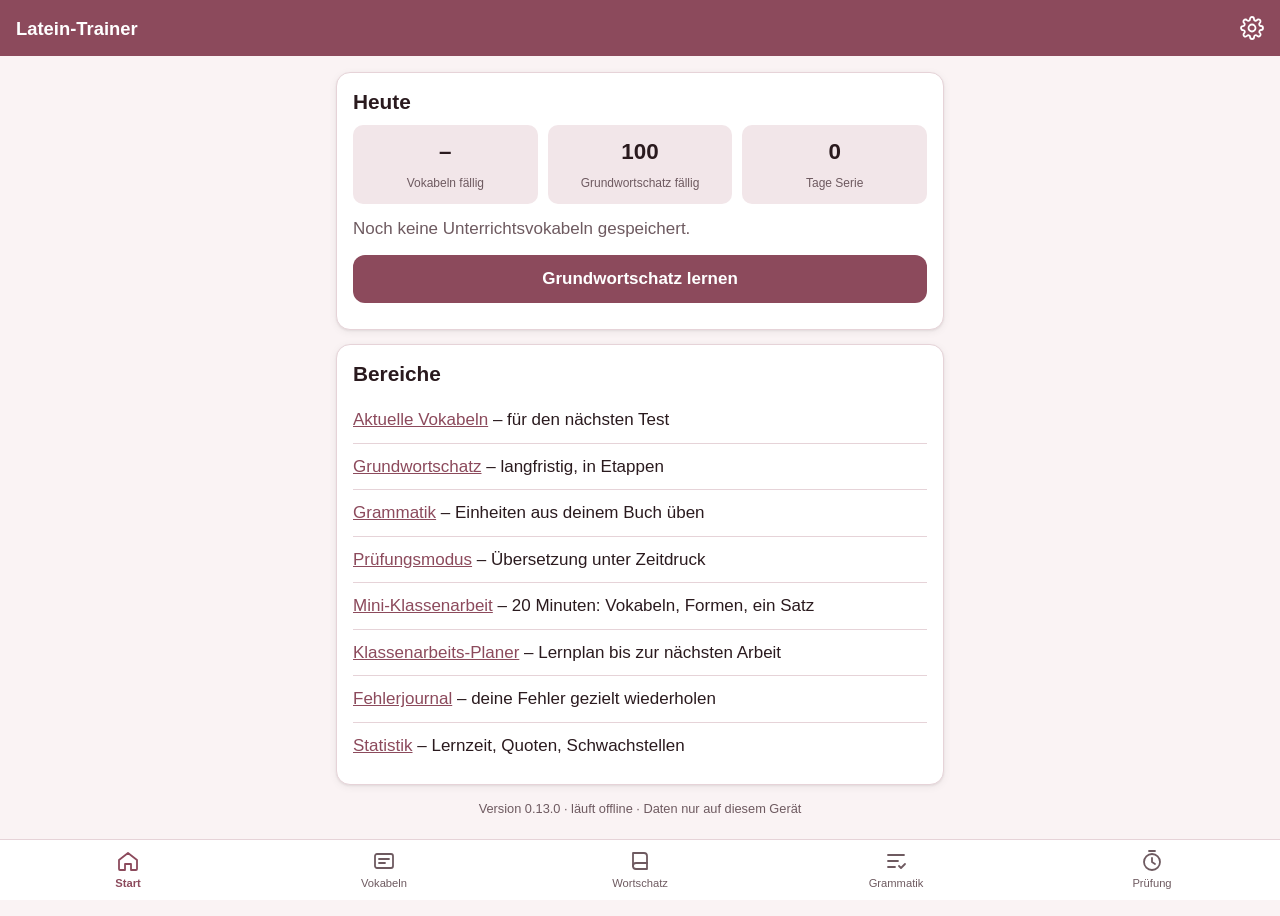
<file: index.html>
<!doctype html>
<html lang="de">
<head>
  <meta charset="utf-8">
  <meta name="viewport" content="width=device-width, initial-scale=1, viewport-fit=cover">
  <title>Latein-Trainer</title>
  <meta name="description" content="Vokabeln, Grammatik und Übersetzung üben – offline.">
  <meta name="theme-color" content="#8c4a5c">

  <!-- iPhone: als App vom Home-Bildschirm starten -->
  <meta name="apple-mobile-web-app-capable" content="yes">
  <meta name="mobile-web-app-capable" content="yes">
  <meta name="apple-mobile-web-app-status-bar-style" content="black-translucent">
  <meta name="apple-mobile-web-app-title" content="Latein">
  <link rel="apple-touch-icon" href="icons/icon-180-v2.png">
  <link rel="icon" href="icons/icon.svg" type="image/svg+xml">
  <link rel="manifest" href="manifest.webmanifest">
  <link rel="stylesheet" href="css/style.css">

  <script>
    // Dunkelmodus sofort setzen (vor dem Zeichnen), damit nichts aufblitzt.
    // Die eigentliche Einstellung liegt in IndexedDB; dies ist nur eine Kopie.
    try {
      if (localStorage.getItem('theme') === 'dark') {
        document.documentElement.dataset.theme = 'dark';
      }
    } catch (e) { /* kein Speicher verfügbar – dann eben hell */ }
  </script>
  <script src="js/version.js"></script>
</head>
<body>
  <header class="topbar">
    <h1 id="page-title">Latein</h1>
    <button id="btn-settings" class="icon-btn" aria-label="Einstellungen">
      <svg viewBox="0 0 24 24" aria-hidden="true"><path d="M12 15.5a3.5 3.5 0 1 0 0-7 3.5 3.5 0 0 0 0 7Z"/><path d="M19.4 15a1.7 1.7 0 0 0 .3 1.8l.1.1a2 2 0 1 1-2.8 2.8l-.1-.1a1.7 1.7 0 0 0-1.8-.3 1.7 1.7 0 0 0-1 1.5V21a2 2 0 1 1-4 0v-.1a1.7 1.7 0 0 0-1.1-1.5 1.7 1.7 0 0 0-1.8.3l-.1.1a2 2 0 1 1-2.8-2.8l.1-.1a1.7 1.7 0 0 0 .3-1.8 1.7 1.7 0 0 0-1.5-1H3a2 2 0 1 1 0-4h.1a1.7 1.7 0 0 0 1.5-1.1 1.7 1.7 0 0 0-.3-1.8l-.1-.1a2 2 0 1 1 2.8-2.8l.1.1a1.7 1.7 0 0 0 1.8.3H9a1.7 1.7 0 0 0 1-1.5V3a2 2 0 1 1 4 0v.1a1.7 1.7 0 0 0 1 1.5 1.7 1.7 0 0 0 1.8-.3l.1-.1a2 2 0 1 1 2.8 2.8l-.1.1a1.7 1.7 0 0 0-.3 1.8V9a1.7 1.7 0 0 0 1.5 1H21a2 2 0 1 1 0 4h-.1a1.7 1.7 0 0 0-1.5 1Z"/></svg>
    </button>
  </header>

  <!-- Hinweis, wenn eine neue Version bereitliegt -->
  <div id="update-banner" class="banner" hidden>
    <span>Neue Version verfügbar.</span>
    <button id="btn-update" class="btn btn-small">Jetzt aktualisieren</button>
  </div>

  <main id="view" tabindex="-1"></main>

  <!-- Untere Navigation: gut mit dem Daumen erreichbar -->
  <nav class="tabbar" aria-label="Hauptmenü">
    <a href="#/start" data-tab="start">
      <svg viewBox="0 0 24 24" aria-hidden="true"><path d="M3 11 12 4l9 7v9a1 1 0 0 1-1 1h-5v-6H9v6H4a1 1 0 0 1-1-1Z"/></svg>
      <span>Start</span>
    </a>
    <a href="#/vokabeln" data-tab="vokabeln">
      <svg viewBox="0 0 24 24" aria-hidden="true"><rect x="3" y="5" width="18" height="14" rx="2"/><path d="M7 10h10M7 14h6"/></svg>
      <span>Vokabeln</span>
    </a>
    <a href="#/wortschatz" data-tab="wortschatz">
      <svg viewBox="0 0 24 24" aria-hidden="true"><path d="M5 4h11a3 3 0 0 1 3 3v13H8a3 3 0 0 1-3-3Z"/><path d="M5 17a3 3 0 0 1 3-3h11"/></svg>
      <span>Wortschatz</span>
    </a>
    <a href="#/grammatik" data-tab="grammatik">
      <svg viewBox="0 0 24 24" aria-hidden="true"><path d="M4 6h16M4 12h10M4 18h7"/><path d="m15 17 2 2 4-4"/></svg>
      <span>Grammatik</span>
    </a>
    <a href="#/pruefung" data-tab="pruefung">
      <svg viewBox="0 0 24 24" aria-hidden="true"><circle cx="12" cy="13" r="8"/><path d="M12 9v4l3 2M9 2h6"/></svg>
      <span>Prüfung</span>
    </a>
  </nav>

  <dialog id="dialog"></dialog>
  <div id="toast" role="status" aria-live="polite"></div>

  <script type="module" src="js/app.js"></script>
</body>
</html>
</file>
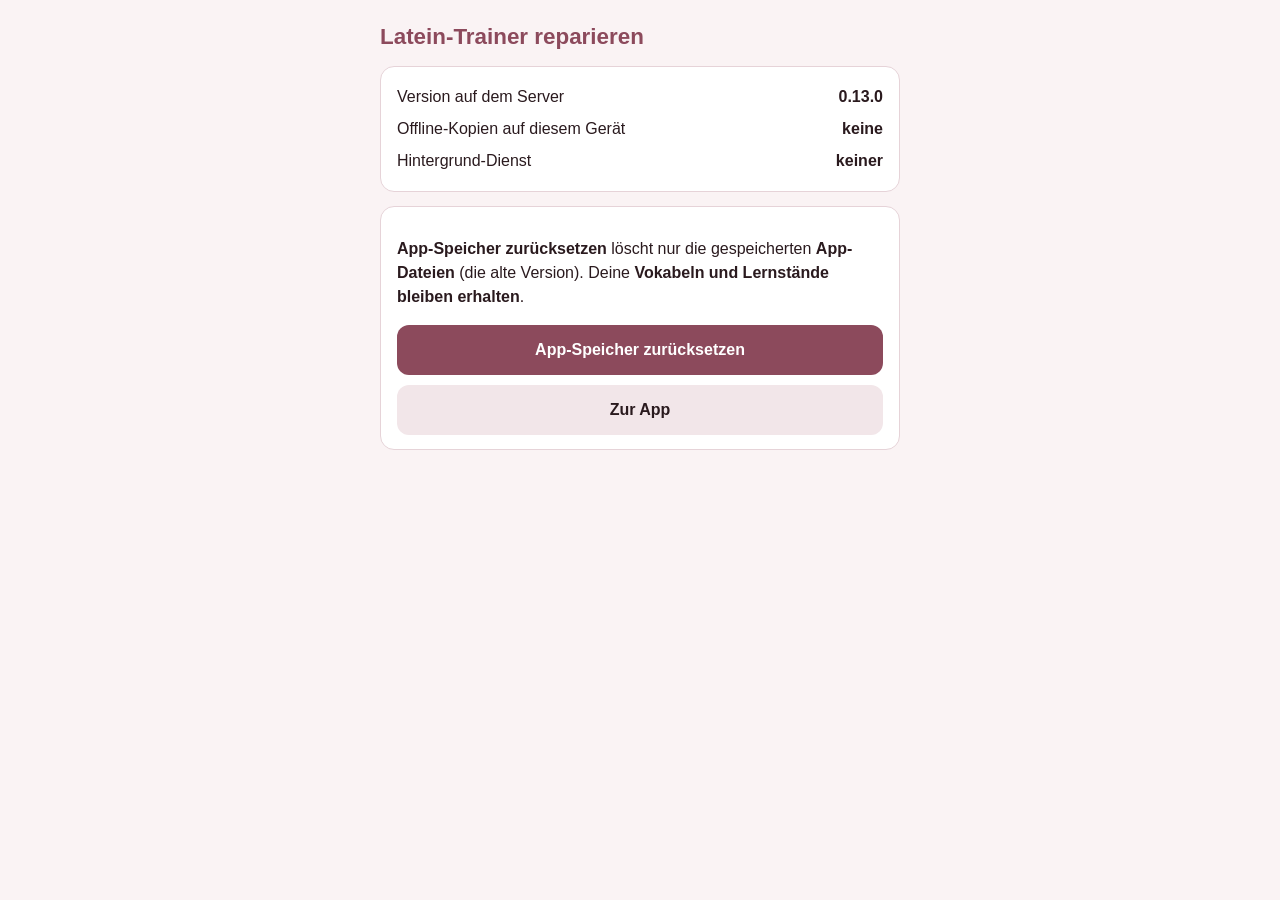
<file: reset.html>
<!doctype html>
<html lang="de">
<head>
  <meta charset="utf-8">
  <meta name="viewport" content="width=device-width, initial-scale=1">
  <title>Latein-Trainer reparieren</title>
  <!--
    Reparatur-Seite: entfernt alte Offline-Kopien der App (Service Worker +
    Caches), falls ein Gerät an einer alten Version "hängt".
    Lerndaten (IndexedDB) werden NICHT angefasst.
    Diese Seite steht bewusst NICHT im Offline-Cache (sw.js), damit sie immer
    frisch vom Server kommt.
  -->
  <style>
    body { margin: 0; padding: 20px 16px; background: #faf3f4; color: #2a1a1e;
           font: 16px/1.5 -apple-system, BlinkMacSystemFont, "Segoe UI", Roboto, sans-serif; }
    main { max-width: 520px; margin: 0 auto; }
    h1 { color: #8c4a5c; font-size: 1.4rem; margin: 0 0 12px; }
    .card { background: #fff; border: 1px solid #e6d3d8; border-radius: 14px; padding: 14px 16px; margin-bottom: 14px; }
    .row { display: flex; justify-content: space-between; gap: 10px; padding: 4px 0; }
    .row b { text-align: right; }
    button, a.btn { display: flex; align-items: center; justify-content: center; width: 100%;
             min-height: 50px; border: 0; border-radius: 12px; font: inherit; font-weight: 700;
             background: #8c4a5c; color: #fff; text-decoration: none; margin-top: 10px; cursor: pointer; }
    a.btn.secondary { background: #f2e6e9; color: #2a1a1e; }
    .ok { color: #2f6b2f; } .warn { color: #8a5a00; }
    #log { font-size: .85rem; color: #6e5a60; white-space: pre-wrap; }
  </style>
</head>
<body>
<main>
  <h1>Latein-Trainer reparieren</h1>

  <div class="card">
    <div class="row"><span>Version auf dem Server</span><b id="server">wird geprüft …</b></div>
    <div class="row"><span>Offline-Kopien auf diesem Gerät</span><b id="caches">…</b></div>
    <div class="row"><span>Hintergrund-Dienst</span><b id="sw">…</b></div>
  </div>

  <div class="card">
    <p><b>App-Speicher zurücksetzen</b> löscht nur die gespeicherten <b>App-Dateien</b> (die alte Version).
       Deine <b>Vokabeln und Lernstände bleiben erhalten</b>.</p>
    <button id="reset">App-Speicher zurücksetzen</button>
    <a class="btn secondary" href="./">Zur App</a>
  </div>

  <p id="log"></p>
</main>

<script>
  const $ = (id) => document.getElementById(id);
  const log = (t) => { $('log').textContent += t + '\n'; };

  async function status() {
    try {
      const r = await fetch('js/version.js?nocache=' + Date.now(), { cache: 'no-store' });
      const m = (await r.text()).match(/'([\d.]+)'/);
      $('server').textContent = m ? m[1] : '?';
    } catch (e) { $('server').textContent = 'offline'; }

    if ('caches' in window) {
      const keys = await caches.keys();
      $('caches').textContent = keys.length ? keys.map((k) => k.replace('latein-', 'Version ')).join(', ') : 'keine';
    } else $('caches').textContent = '–';

    if ('serviceWorker' in navigator) {
      const regs = await navigator.serviceWorker.getRegistrations();
      $('sw').textContent = regs.length ? regs.length + ' aktiv' : 'keiner';
    } else $('sw').textContent = '–';
  }

  $('reset').addEventListener('click', async () => {
    $('reset').disabled = true;
    $('reset').textContent = 'Wird zurückgesetzt …';
    try {
      if ('serviceWorker' in navigator) {
        for (const reg of await navigator.serviceWorker.getRegistrations()) {
          await reg.unregister();
          log('Hintergrund-Dienst entfernt.');
        }
      }
      if ('caches' in window) {
        for (const key of await caches.keys()) {
          await caches.delete(key);
          log('Offline-Kopie „' + key + '“ gelöscht.');
        }
      }
      log('Fertig. Die App wird jetzt frisch geladen …');
      setTimeout(() => { location.href = './?neu=' + Date.now(); }, 1500);
    } catch (e) {
      log('Fehler: ' + e.message);
      $('reset').disabled = false;
      $('reset').textContent = 'Nochmal versuchen';
    }
  });

  status();
</script>
</body>
</html>
</file>
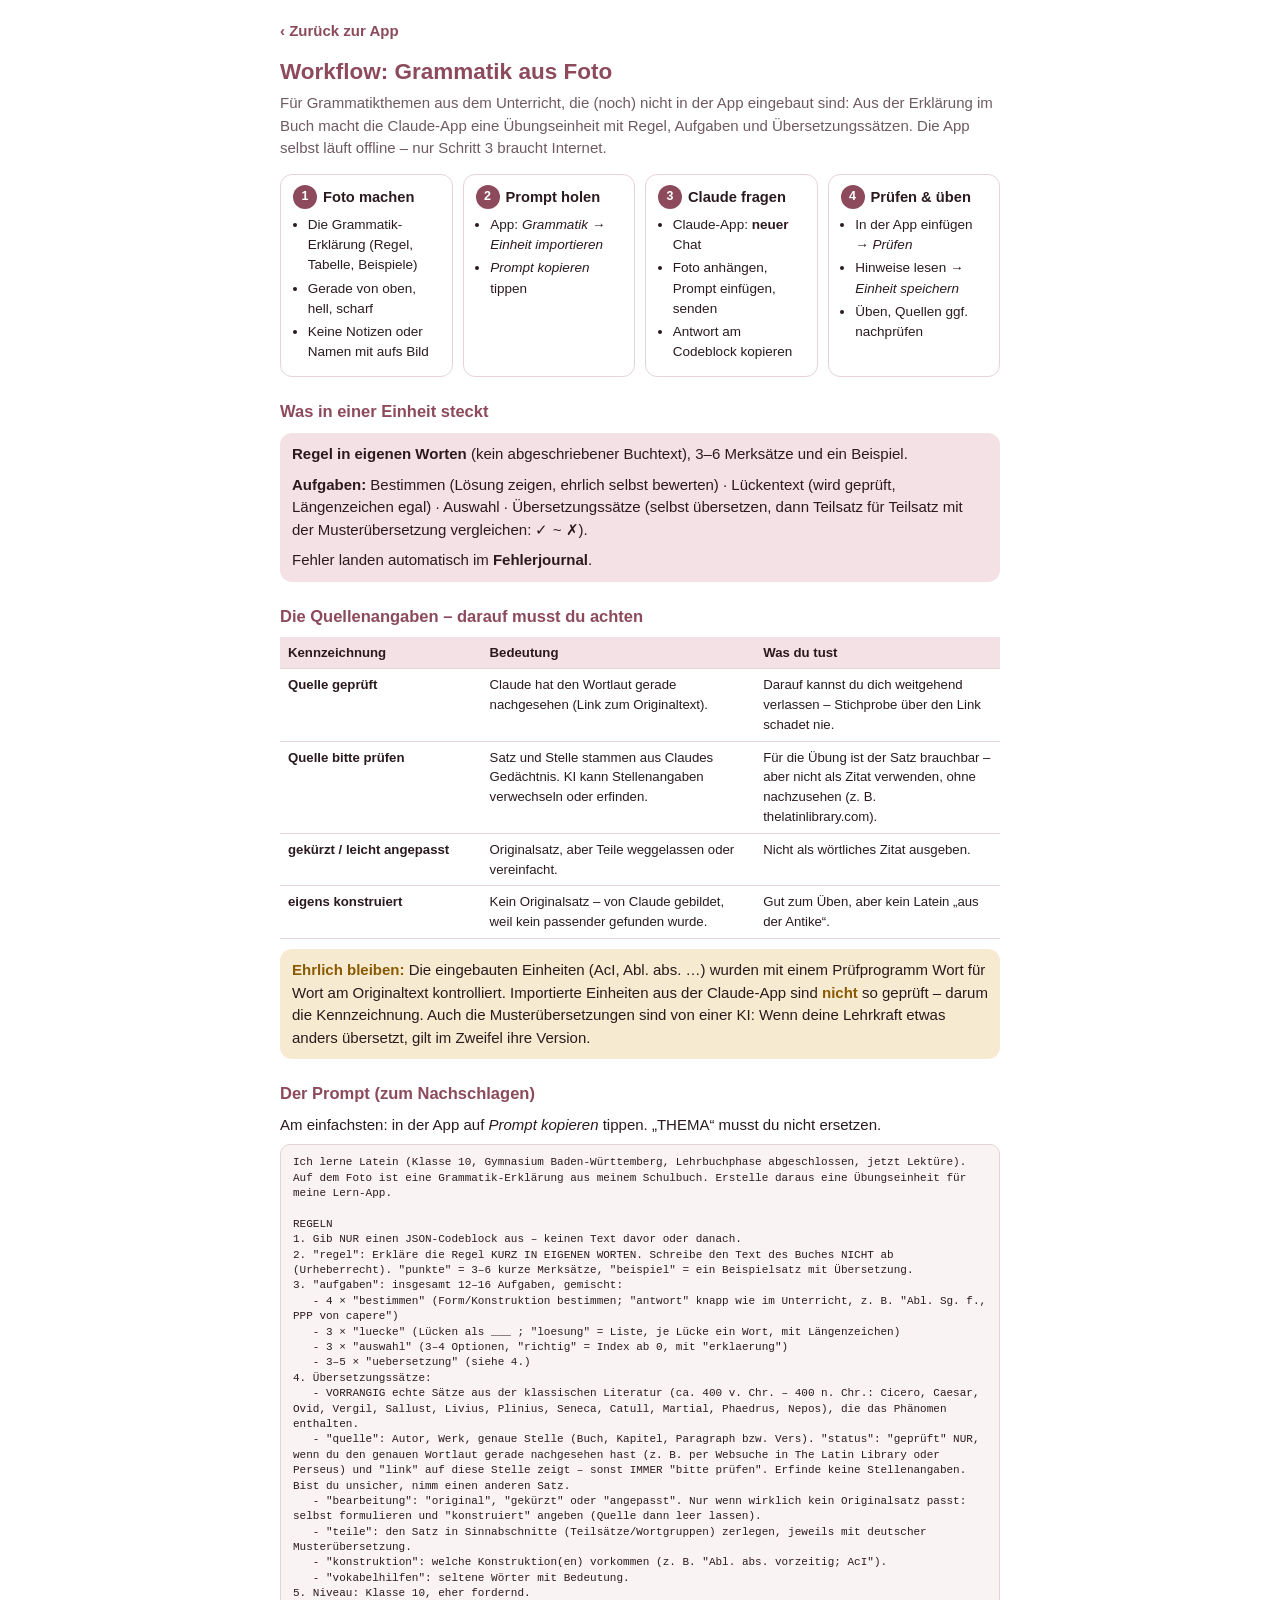
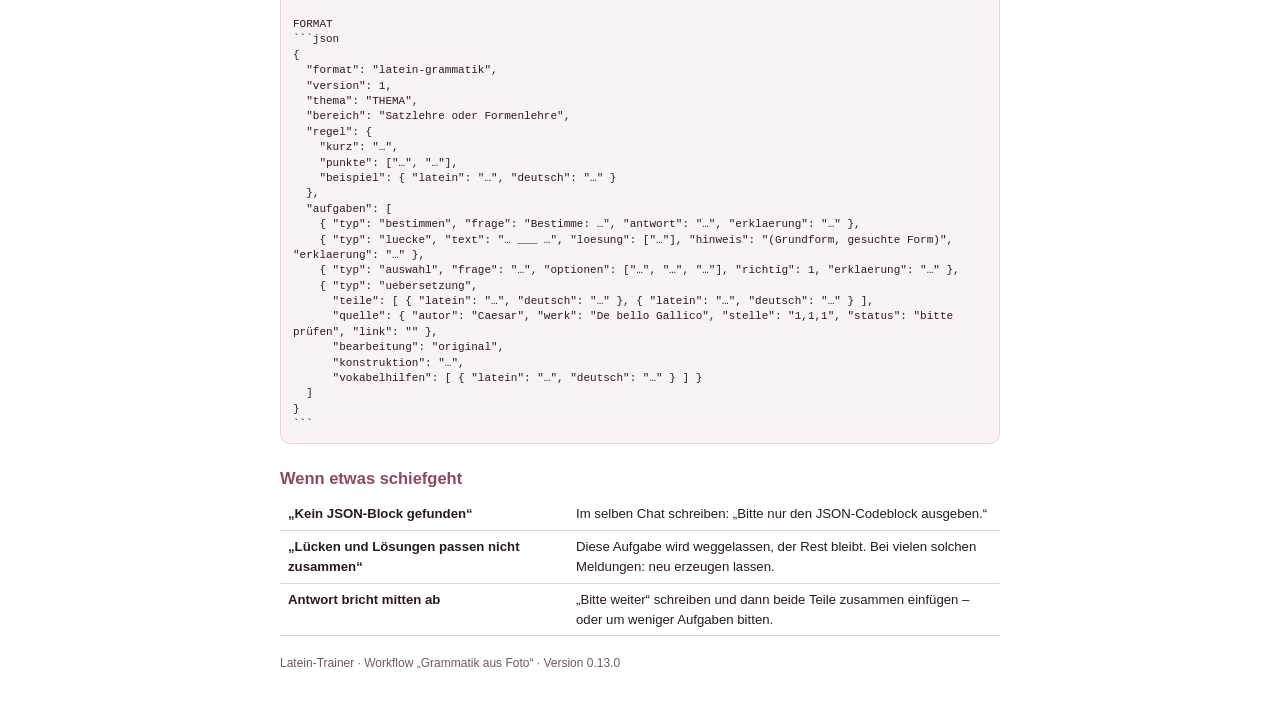
<file: docs/workflow_grammatik.html>
<!doctype html>
<html lang="de">
<head>
  <meta charset="utf-8">
  <meta name="viewport" content="width=device-width, initial-scale=1">
  <title>Workflow: Grammatik aus Foto</title>
  <!--
    Anleitung "Grammatik aus Foto" – in der App offline + Quelle von workflow_grammatik.pdf:
      swift tools/make_pdf.swift "http://localhost:8080/docs/workflow_grammatik.html?pdf" workflow_grammatik.pdf
    Der Prompt kommt aus js/grammar.js (buildGrammarPrompt) – nicht abschreiben.
  -->
  <link rel="stylesheet" href="workflow.css">
</head>
<body>
<main>
  <section class="page">
  <a class="back no-print" href="../index.html#/grammatik/import">‹ Zurück zur App</a>

  <h1>Workflow: Grammatik aus Foto</h1>
  <p class="lead">Für Grammatikthemen aus dem Unterricht, die (noch) nicht in der App eingebaut sind: Aus der Erklärung im Buch
    macht die Claude-App eine Übungseinheit mit Regel, Aufgaben und Übersetzungssätzen. Die App selbst läuft offline – nur Schritt 3 braucht Internet.</p>

  <div class="steps">
    <div class="step">
      <h3><b class="n">1</b>Foto machen</h3>
      <ul>
        <li>Die Grammatik-Erklärung (Regel, Tabelle, Beispiele)</li>
        <li>Gerade von oben, hell, scharf</li>
        <li>Keine Notizen oder Namen mit aufs Bild</li>
      </ul>
    </div>
    <div class="step">
      <h3><b class="n">2</b>Prompt holen</h3>
      <ul>
        <li>App: <i>Grammatik → Einheit importieren</i></li>
        <li><i>Prompt kopieren</i> tippen</li>
      </ul>
    </div>
    <div class="step">
      <h3><b class="n">3</b>Claude fragen</h3>
      <ul>
        <li>Claude-App: <b>neuer</b> Chat</li>
        <li>Foto anhängen, Prompt einfügen, senden</li>
        <li>Antwort am Codeblock kopieren</li>
      </ul>
    </div>
    <div class="step">
      <h3><b class="n">4</b>Prüfen &amp; üben</h3>
      <ul>
        <li>In der App einfügen → <i>Prüfen</i></li>
        <li>Hinweise lesen → <i>Einheit speichern</i></li>
        <li>Üben, Quellen ggf. nachprüfen</li>
      </ul>
    </div>
  </div>

  <h2>Was in einer Einheit steckt</h2>
  <div class="box">
    <p><b>Regel in eigenen Worten</b> (kein abgeschriebener Buchtext), 3–6 Merksätze und ein Beispiel.</p>
    <p><b>Aufgaben:</b> Bestimmen (Lösung zeigen, ehrlich selbst bewerten) · Lückentext (wird geprüft, Längenzeichen egal) ·
      Auswahl · Übersetzungssätze (selbst übersetzen, dann Teilsatz für Teilsatz mit der Musterübersetzung vergleichen: ✓ ~ ✗).</p>
    <p style="margin:0">Fehler landen automatisch im <b>Fehlerjournal</b>.</p>
  </div>

  <h2>Die Quellenangaben – darauf musst du achten</h2>
  <table>
    <thead><tr><th style="width:28%">Kennzeichnung</th><th>Bedeutung</th><th style="width:34%">Was du tust</th></tr></thead>
    <tbody>
      <tr><td><b>Quelle geprüft</b></td><td>Claude hat den Wortlaut gerade nachgesehen (Link zum Originaltext).</td><td>Darauf kannst du dich weitgehend verlassen – Stichprobe über den Link schadet nie.</td></tr>
      <tr><td><b>Quelle bitte prüfen</b></td><td>Satz und Stelle stammen aus Claudes Gedächtnis. KI kann Stellenangaben verwechseln oder erfinden.</td><td>Für die Übung ist der Satz brauchbar – aber nicht als Zitat verwenden, ohne nachzusehen (z. B. thelatinlibrary.com).</td></tr>
      <tr><td><b>gekürzt / leicht angepasst</b></td><td>Originalsatz, aber Teile weggelassen oder vereinfacht.</td><td>Nicht als wörtliches Zitat ausgeben.</td></tr>
      <tr><td><b>eigens konstruiert</b></td><td>Kein Originalsatz – von Claude gebildet, weil kein passender gefunden wurde.</td><td>Gut zum Üben, aber kein Latein „aus der Antike“.</td></tr>
    </tbody>
  </table>

  <div class="box warn">
    <p style="margin:0"><b>Ehrlich bleiben:</b> Die eingebauten Einheiten (AcI, Abl. abs. …) wurden mit einem Prüfprogramm Wort für Wort
      am Originaltext kontrolliert. Importierte Einheiten aus der Claude-App sind <b>nicht</b> so geprüft – darum die Kennzeichnung.
      Auch die Musterübersetzungen sind von einer KI: Wenn deine Lehrkraft etwas anders übersetzt, gilt im Zweifel ihre Version.</p>
  </div>
  </section>

  <section class="page">
  <h2>Der Prompt (zum Nachschlagen)</h2>
  <p>Am einfachsten: in der App auf <i>Prompt kopieren</i> tippen. „THEMA“ musst du nicht ersetzen.</p>
  <pre id="prompt">(Prompt wird geladen …)</pre>

  <h2>Wenn etwas schiefgeht</h2>
  <table>
    <tbody>
      <tr><td style="width:40%"><b>„Kein JSON-Block gefunden“</b></td><td>Im selben Chat schreiben: „Bitte nur den JSON-Codeblock ausgeben.“</td></tr>
      <tr><td><b>„Lücken und Lösungen passen nicht zusammen“</b></td><td>Diese Aufgabe wird weggelassen, der Rest bleibt. Bei vielen solchen Meldungen: neu erzeugen lassen.</td></tr>
      <tr><td><b>Antwort bricht mitten ab</b></td><td>„Bitte weiter“ schreiben und dann beide Teile zusammen einfügen – oder um weniger Aufgaben bitten.</td></tr>
    </tbody>
  </table>
  <footer>Latein-Trainer · Workflow „Grammatik aus Foto“ · Version <span id="ver"></span></footer>
  </section>
</main>

<script src="../js/version.js"></script>
<script type="module">
  if (location.search.includes('pdf')) document.documentElement.classList.add('pdf');
  import { buildGrammarPrompt } from '../js/grammar.js';
  document.getElementById('prompt').textContent = buildGrammarPrompt();
  document.getElementById('ver').textContent = self.APP_VERSION;
  document.body.dataset.ready = '1';
</script>
</body>
</html>
</file>
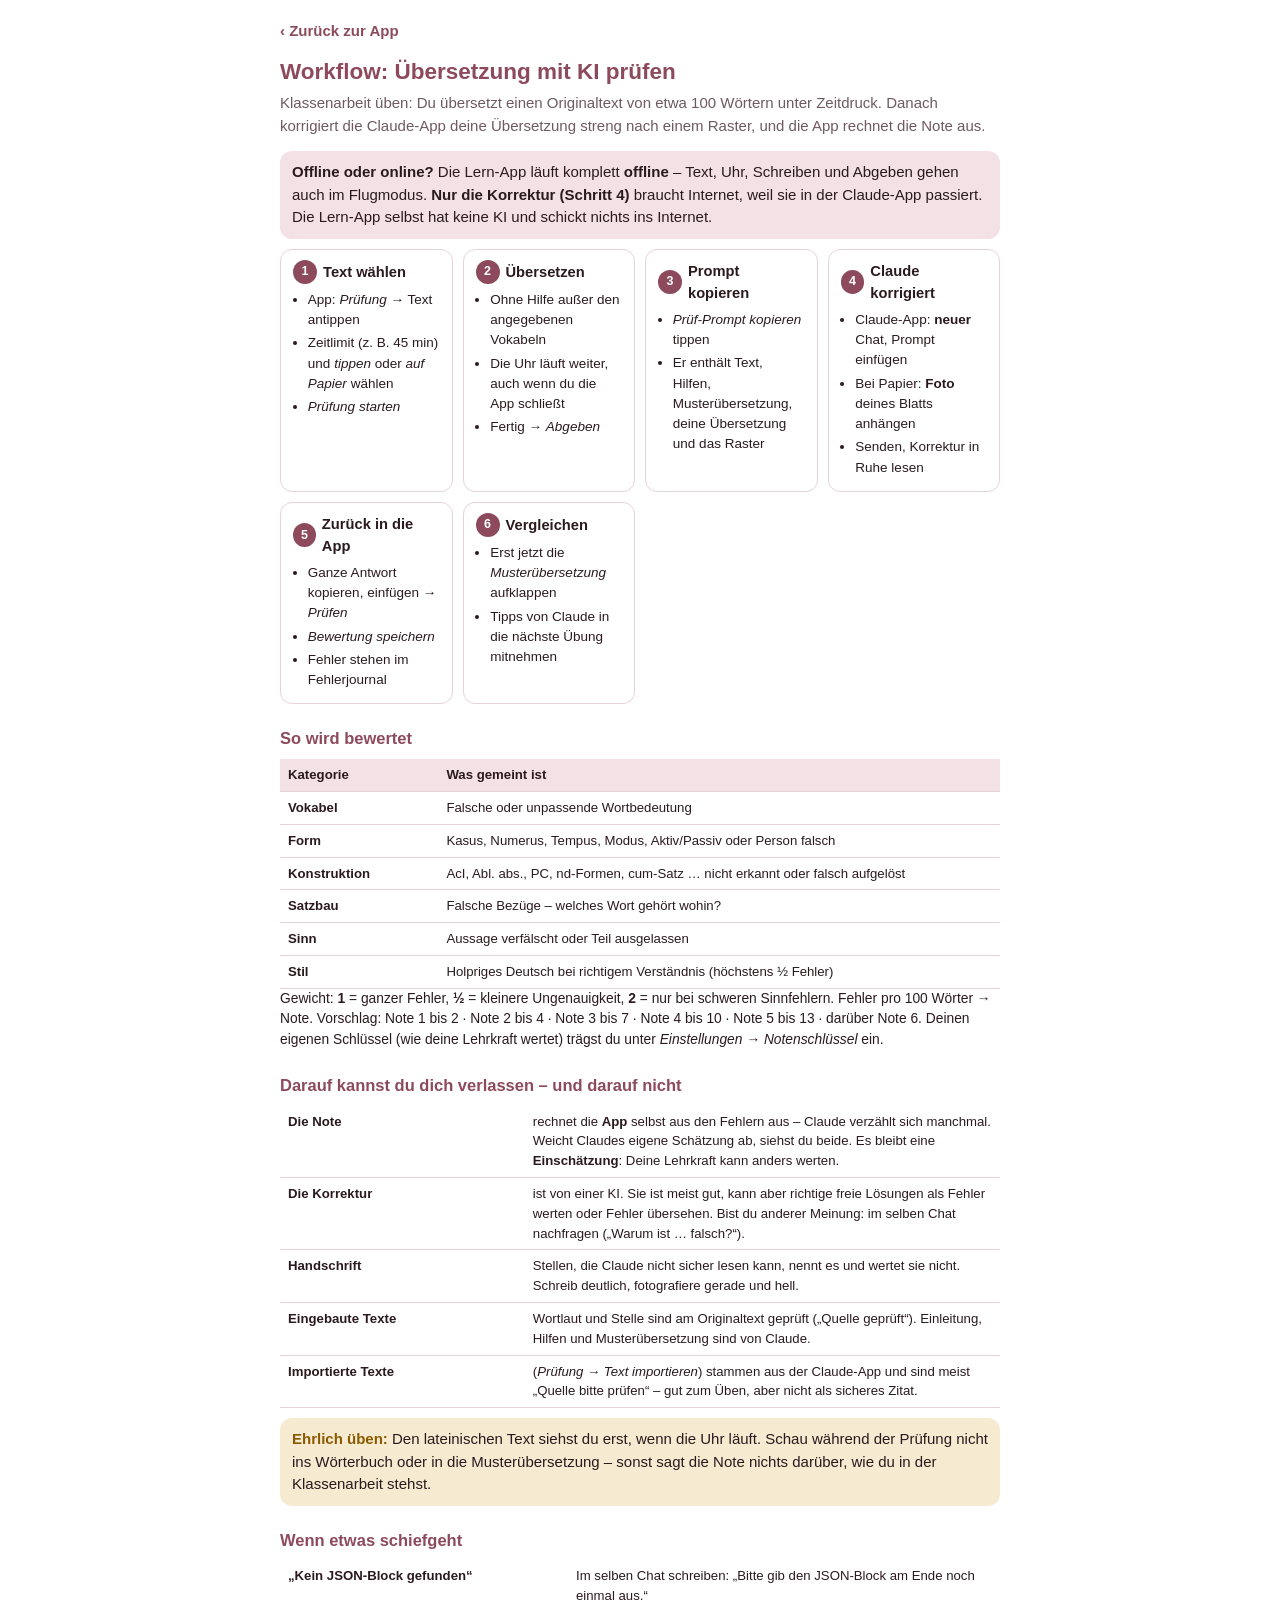
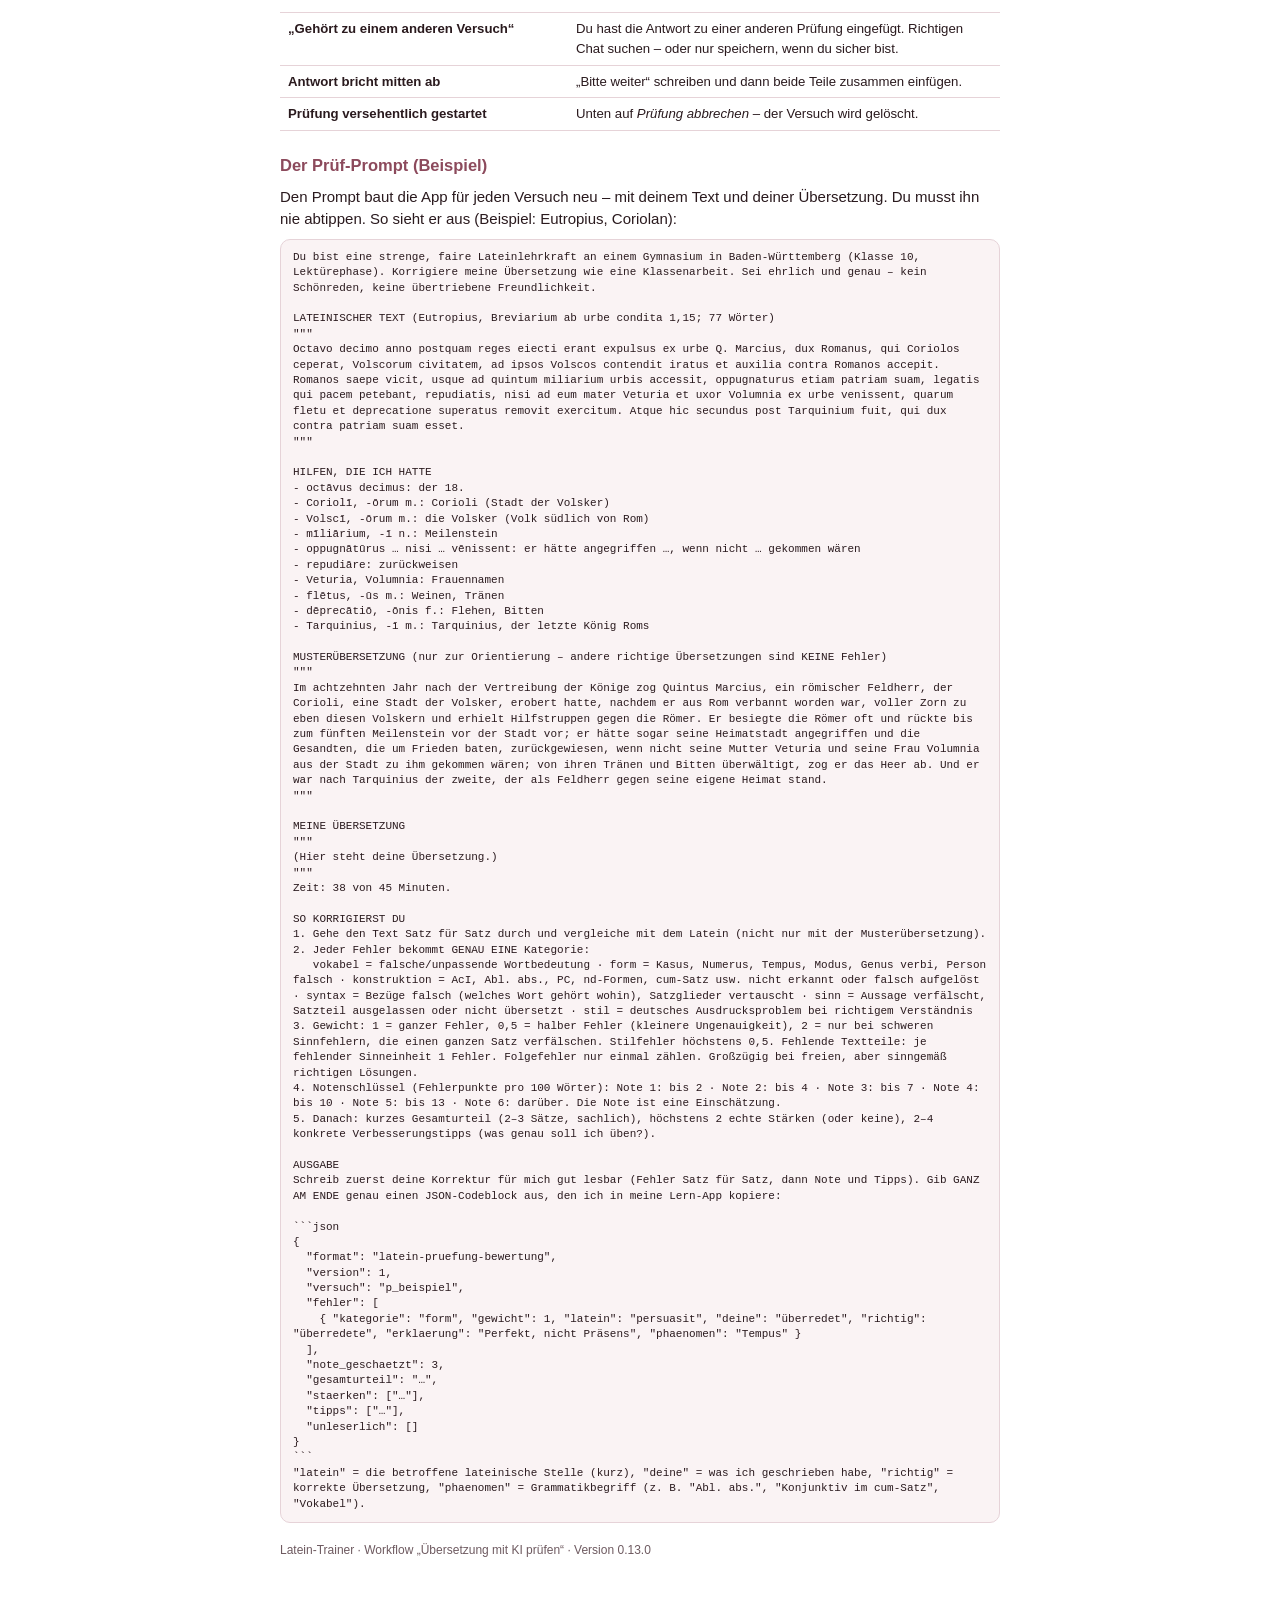
<file: docs/workflow_pruefung.html>
<!doctype html>
<html lang="de">
<head>
  <meta charset="utf-8">
  <meta name="viewport" content="width=device-width, initial-scale=1">
  <title>Workflow: Übersetzung mit KI prüfen</title>
  <!--
    Anleitung "Übersetzung mit KI prüfen" – in der App offline + Quelle von workflow_pruefung.pdf:
      swift tools/make_pdf.swift "http://localhost:8080/docs/workflow_pruefung.html?pdf" workflow_pruefung.pdf
    Prompt + Notenschlüssel kommen aus js/exam.js (buildExamPrompt, DEFAULT_SCHLUESSEL, KATEGORIEN) – nicht abschreiben.
  -->
  <link rel="stylesheet" href="workflow.css">
</head>
<body>
<main>
  <section class="page">
  <a class="back no-print" href="../index.html#/pruefung">‹ Zurück zur App</a>

  <h1>Workflow: Übersetzung mit KI prüfen</h1>
  <p class="lead">Klassenarbeit üben: Du übersetzt einen Originaltext von etwa 100 Wörtern unter Zeitdruck. Danach korrigiert
    die Claude-App deine Übersetzung streng nach einem Raster, und die App rechnet die Note aus.</p>

  <div class="box">
    <p style="margin:0"><b>Offline oder online?</b> Die Lern-App läuft komplett <b>offline</b> – Text, Uhr, Schreiben und
      Abgeben gehen auch im Flugmodus. <b>Nur die Korrektur (Schritt 4)</b> braucht Internet, weil sie in der
      Claude-App passiert. Die Lern-App selbst hat keine KI und schickt nichts ins Internet.</p>
  </div>

  <div class="steps three">
    <div class="step">
      <h3><b class="n">1</b>Text wählen</h3>
      <ul>
        <li>App: <i>Prüfung</i> → Text antippen</li>
        <li>Zeitlimit (z. B. 45 min) und <i>tippen</i> oder <i>auf Papier</i> wählen</li>
        <li><i>Prüfung starten</i></li>
      </ul>
    </div>
    <div class="step">
      <h3><b class="n">2</b>Übersetzen</h3>
      <ul>
        <li>Ohne Hilfe außer den angegebenen Vokabeln</li>
        <li>Die Uhr läuft weiter, auch wenn du die App schließt</li>
        <li>Fertig → <i>Abgeben</i></li>
      </ul>
    </div>
    <div class="step">
      <h3><b class="n">3</b>Prompt kopieren</h3>
      <ul>
        <li><i>Prüf-Prompt kopieren</i> tippen</li>
        <li>Er enthält Text, Hilfen, Musterübersetzung, deine Übersetzung und das Raster</li>
      </ul>
    </div>
    <div class="step">
      <h3><b class="n">4</b>Claude korrigiert</h3>
      <ul>
        <li>Claude-App: <b>neuer</b> Chat, Prompt einfügen</li>
        <li>Bei Papier: <b>Foto</b> deines Blatts anhängen</li>
        <li>Senden, Korrektur in Ruhe lesen</li>
      </ul>
    </div>
    <div class="step">
      <h3><b class="n">5</b>Zurück in die App</h3>
      <ul>
        <li>Ganze Antwort kopieren, einfügen → <i>Prüfen</i></li>
        <li><i>Bewertung speichern</i></li>
        <li>Fehler stehen im Fehlerjournal</li>
      </ul>
    </div>
    <div class="step">
      <h3><b class="n">6</b>Vergleichen</h3>
      <ul>
        <li>Erst jetzt die <i>Musterübersetzung</i> aufklappen</li>
        <li>Tipps von Claude in die nächste Übung mitnehmen</li>
      </ul>
    </div>
  </div>

  <h2>So wird bewertet</h2>
  <table>
    <thead><tr><th style="width:22%">Kategorie</th><th>Was gemeint ist</th></tr></thead>
    <tbody>
      <tr><td><b>Vokabel</b></td><td>Falsche oder unpassende Wortbedeutung</td></tr>
      <tr><td><b>Form</b></td><td>Kasus, Numerus, Tempus, Modus, Aktiv/Passiv oder Person falsch</td></tr>
      <tr><td><b>Konstruktion</b></td><td>AcI, Abl. abs., PC, nd-Formen, cum-Satz … nicht erkannt oder falsch aufgelöst</td></tr>
      <tr><td><b>Satzbau</b></td><td>Falsche Bezüge – welches Wort gehört wohin?</td></tr>
      <tr><td><b>Sinn</b></td><td>Aussage verfälscht oder Teil ausgelassen</td></tr>
      <tr><td><b>Stil</b></td><td>Holpriges Deutsch bei richtigem Verständnis (höchstens ½ Fehler)</td></tr>
    </tbody>
  </table>
  <p class="small">Gewicht: <b>1</b> = ganzer Fehler, <b>½</b> = kleinere Ungenauigkeit, <b>2</b> = nur bei schweren Sinnfehlern.
    Fehler pro 100 Wörter → Note. Vorschlag: <span id="schluessel"></span>
    Deinen eigenen Schlüssel (wie deine Lehrkraft wertet) trägst du unter <i>Einstellungen → Notenschlüssel</i> ein.</p>
  </section>

  <section class="page">
  <h2>Darauf kannst du dich verlassen – und darauf nicht</h2>
  <table>
    <tbody>
      <tr><td style="width:34%"><b>Die Note</b></td><td>rechnet die <b>App</b> selbst aus den Fehlern aus – Claude verzählt sich manchmal.
        Weicht Claudes eigene Schätzung ab, siehst du beide. Es bleibt eine <b>Einschätzung</b>: Deine Lehrkraft kann anders werten.</td></tr>
      <tr><td><b>Die Korrektur</b></td><td>ist von einer KI. Sie ist meist gut, kann aber richtige freie Lösungen als Fehler
        werten oder Fehler übersehen. Bist du anderer Meinung: im selben Chat nachfragen („Warum ist … falsch?“).</td></tr>
      <tr><td><b>Handschrift</b></td><td>Stellen, die Claude nicht sicher lesen kann, nennt es und wertet sie nicht.
        Schreib deutlich, fotografiere gerade und hell.</td></tr>
      <tr><td><b>Eingebaute Texte</b></td><td>Wortlaut und Stelle sind am Originaltext geprüft („Quelle geprüft“).
        Einleitung, Hilfen und Musterübersetzung sind von Claude.</td></tr>
      <tr><td><b>Importierte Texte</b></td><td>(<i>Prüfung → Text importieren</i>) stammen aus der Claude-App und sind meist
        „Quelle bitte prüfen“ – gut zum Üben, aber nicht als sicheres Zitat.</td></tr>
    </tbody>
  </table>

  <div class="box warn">
    <p style="margin:0"><b>Ehrlich üben:</b> Den lateinischen Text siehst du erst, wenn die Uhr läuft. Schau während der Prüfung
      nicht ins Wörterbuch oder in die Musterübersetzung – sonst sagt die Note nichts darüber, wie du in der Klassenarbeit stehst.</p>
  </div>

  <h2>Wenn etwas schiefgeht</h2>
  <table>
    <tbody>
      <tr><td style="width:40%"><b>„Kein JSON-Block gefunden“</b></td><td>Im selben Chat schreiben: „Bitte gib den JSON-Block am Ende noch einmal aus.“</td></tr>
      <tr><td><b>„Gehört zu einem anderen Versuch“</b></td><td>Du hast die Antwort zu einer anderen Prüfung eingefügt. Richtigen Chat suchen – oder nur speichern, wenn du sicher bist.</td></tr>
      <tr><td><b>Antwort bricht mitten ab</b></td><td>„Bitte weiter“ schreiben und dann beide Teile zusammen einfügen.</td></tr>
      <tr><td><b>Prüfung versehentlich gestartet</b></td><td>Unten auf <i>Prüfung abbrechen</i> – der Versuch wird gelöscht.</td></tr>
    </tbody>
  </table>
  </section>

  <section class="page">
  <h2>Der Prüf-Prompt (Beispiel)</h2>
  <p>Den Prompt baut die App für jeden Versuch neu – mit deinem Text und deiner Übersetzung. Du musst ihn nie abtippen.
    So sieht er aus (Beispiel: Eutropius, Coriolan):</p>
  <pre id="prompt" class="long">(Prompt wird geladen …)</pre>
  <footer>Latein-Trainer · Workflow „Übersetzung mit KI prüfen“ · Version <span id="ver"></span></footer>
  </section>
</main>

<script src="../js/version.js"></script>
<script type="module">
  if (location.search.includes('pdf')) document.documentElement.classList.add('pdf');
  import { buildExamPrompt, DEFAULT_SCHLUESSEL } from '../js/exam.js';
  document.getElementById('schluessel').textContent =
    DEFAULT_SCHLUESSEL.map((max, i) => `Note ${i + 1} bis ${String(max).replace('.', ',')}`).join(' · ') + ' · darüber Note 6.';
  document.getElementById('ver').textContent = self.APP_VERSION;
  try {
    const data = await (await fetch('../data/pruefung.json')).json();
    const text = data.texte.find((t) => t.id === 'eutr-coriolan') || data.texte[0];
    const beispiel = { id: 'p_beispiel', modus: 'tippen', limitMin: 45, sekunden: 38 * 60, uebersetzung: '(Hier steht deine Übersetzung.)' };
    document.getElementById('prompt').textContent = buildExamPrompt(beispiel, text);
  } catch (e) {
    document.getElementById('prompt').textContent = 'Der Beispiel-Prompt konnte nicht geladen werden.';
  }
  document.body.dataset.ready = '1';
</script>
</body>
</html>
</file>
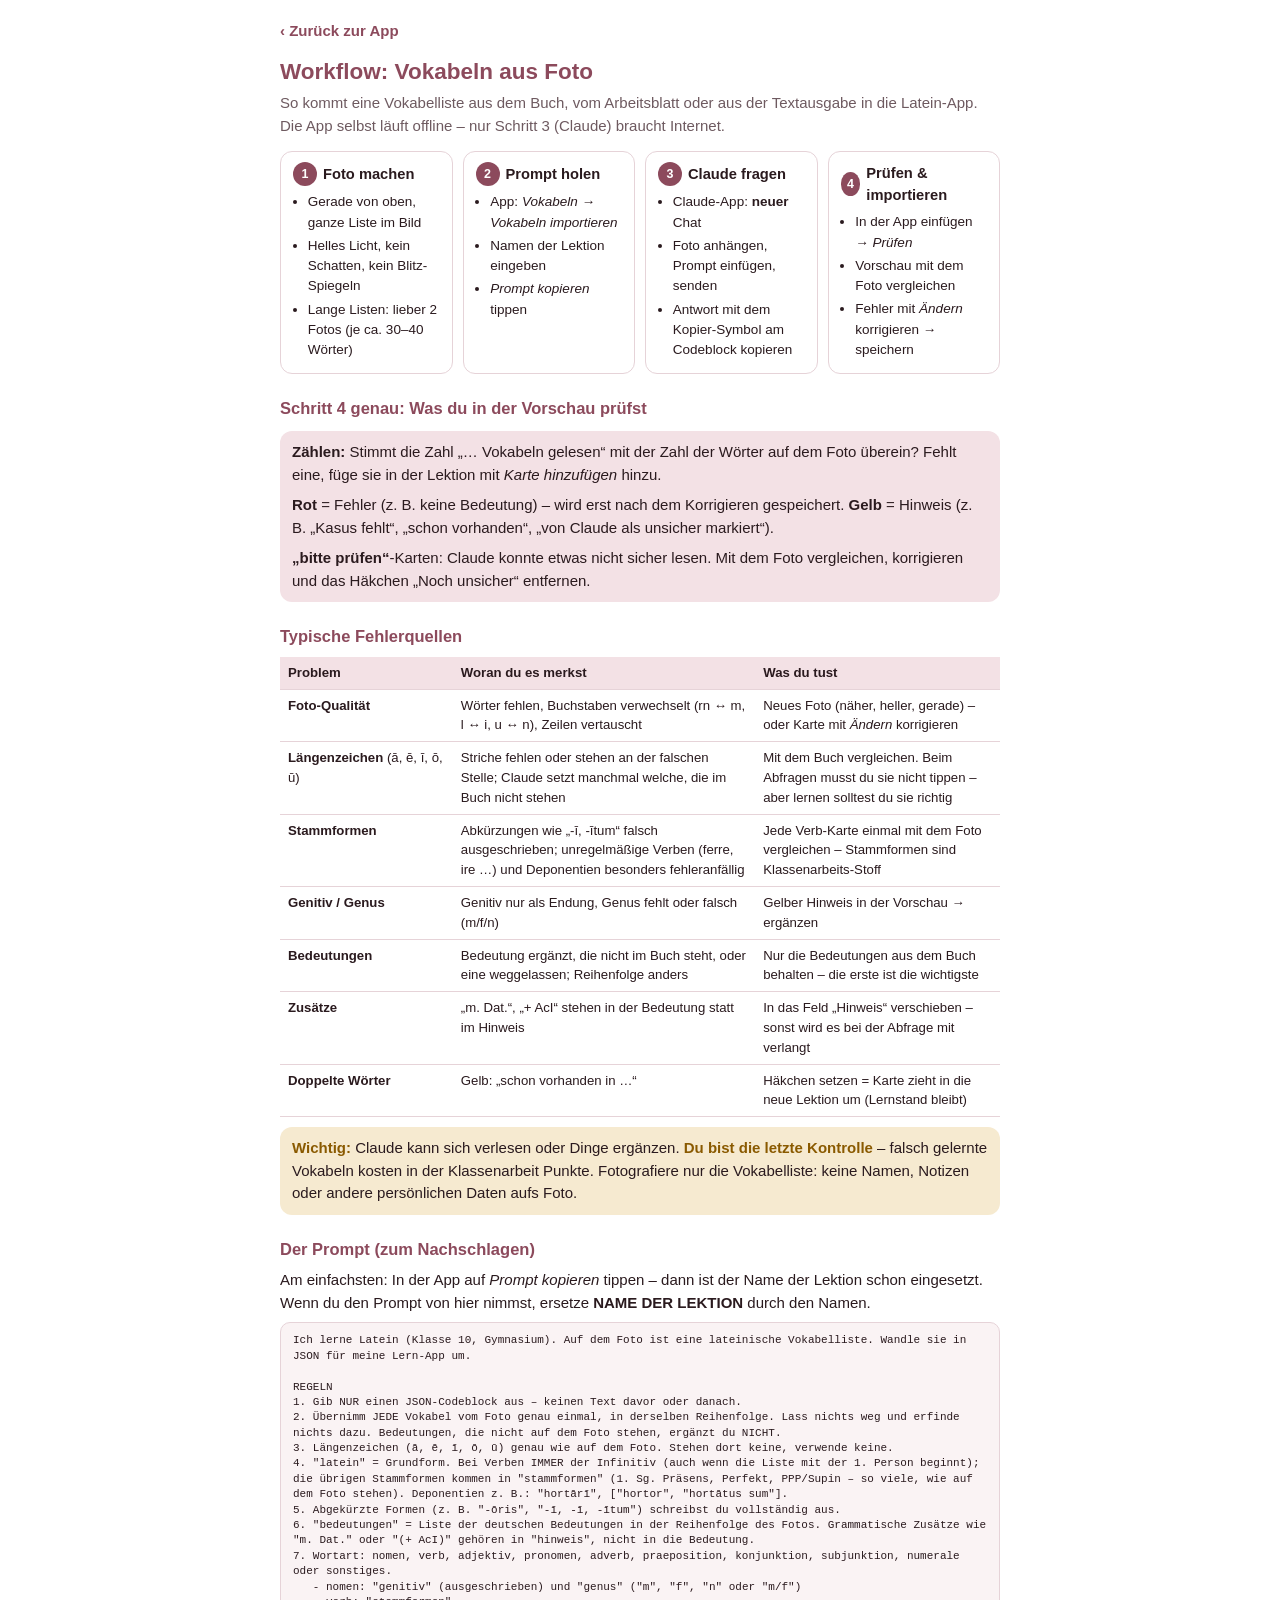
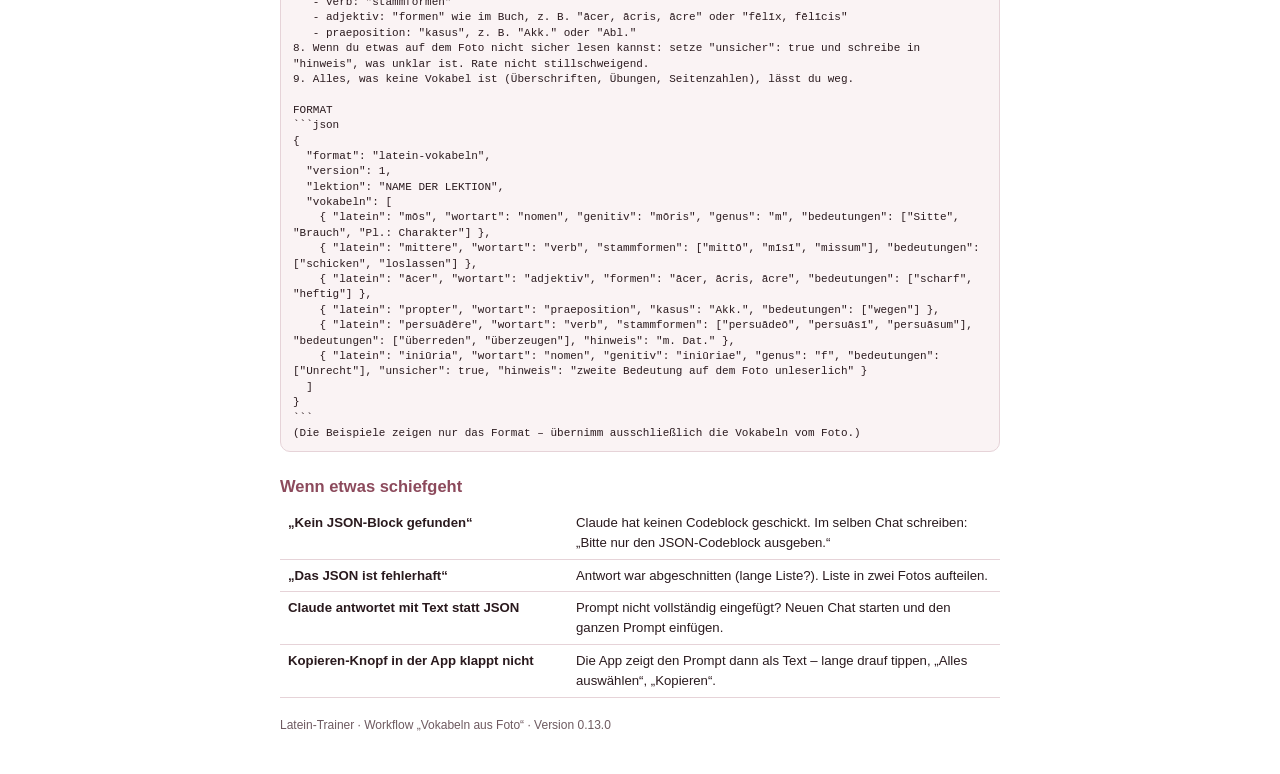
<file: docs/workflow_vokabeln.html>
<!doctype html>
<html lang="de">
<head>
  <meta charset="utf-8">
  <meta name="viewport" content="width=device-width, initial-scale=1">
  <title>Workflow: Vokabeln aus Foto</title>
  <!--
    Anleitung "Vokabeln aus Foto".
    - In der App offline abrufbar (Link auf der Import-Seite).
    - Daraus wird workflow_vokabeln.pdf erzeugt:  swift tools/make_pdf.swift …
    - Der Prompt wird NICHT abgeschrieben, sondern aus js/vocab.js (buildPrompt)
      eingesetzt – so bleiben App und Anleitung immer gleich.
  -->
  <link rel="stylesheet" href="workflow.css">
</head>
<body>
<main>
  <section class="page">
  <a class="back no-print" href="../index.html#/vokabeln/import">‹ Zurück zur App</a>

  <h1>Workflow: Vokabeln aus Foto</h1>
  <p class="lead">So kommt eine Vokabelliste aus dem Buch, vom Arbeitsblatt oder aus der Textausgabe in die Latein-App.
    Die App selbst läuft offline – nur Schritt 3 (Claude) braucht Internet.</p>

  <div class="steps">
    <div class="step">
      <h3><b class="n">1</b>Foto machen</h3>
      <ul>
        <li>Gerade von oben, ganze Liste im Bild</li>
        <li>Helles Licht, kein Schatten, kein Blitz-Spiegeln</li>
        <li>Lange Listen: lieber 2 Fotos (je ca. 30–40 Wörter)</li>
      </ul>
    </div>
    <div class="step">
      <h3><b class="n">2</b>Prompt holen</h3>
      <ul>
        <li>App: <i>Vokabeln → Vokabeln importieren</i></li>
        <li>Namen der Lektion eingeben</li>
        <li><i>Prompt kopieren</i> tippen</li>
      </ul>
    </div>
    <div class="step">
      <h3><b class="n">3</b>Claude fragen</h3>
      <ul>
        <li>Claude-App: <b>neuer</b> Chat</li>
        <li>Foto anhängen, Prompt einfügen, senden</li>
        <li>Antwort mit dem Kopier-Symbol am Codeblock kopieren</li>
      </ul>
    </div>
    <div class="step">
      <h3><b class="n">4</b>Prüfen &amp; importieren</h3>
      <ul>
        <li>In der App einfügen → <i>Prüfen</i></li>
        <li>Vorschau mit dem Foto vergleichen</li>
        <li>Fehler mit <i>Ändern</i> korrigieren → speichern</li>
      </ul>
    </div>
  </div>

  <h2>Schritt 4 genau: Was du in der Vorschau prüfst</h2>
  <div class="box">
    <p><b>Zählen:</b> Stimmt die Zahl „… Vokabeln gelesen“ mit der Zahl der Wörter auf dem Foto überein? Fehlt eine, füge sie in der Lektion mit <i>Karte hinzufügen</i> hinzu.</p>
    <p><b>Rot</b> = Fehler (z. B. keine Bedeutung) – wird erst nach dem Korrigieren gespeichert.
       <b>Gelb</b> = Hinweis (z. B. „Kasus fehlt“, „schon vorhanden“, „von Claude als unsicher markiert“).</p>
    <p style="margin:0"><b>„bitte prüfen“</b>-Karten: Claude konnte etwas nicht sicher lesen. Mit dem Foto vergleichen, korrigieren und das Häkchen „Noch unsicher“ entfernen.</p>
  </div>

  <h2>Typische Fehlerquellen</h2>
  <table>
    <thead><tr><th style="width:24%">Problem</th><th>Woran du es merkst</th><th style="width:34%">Was du tust</th></tr></thead>
    <tbody>
      <tr><td><b>Foto-Qualität</b></td><td>Wörter fehlen, Buchstaben verwechselt (rn ↔ m, l ↔ i, u ↔ n), Zeilen vertauscht</td><td>Neues Foto (näher, heller, gerade) – oder Karte mit <i>Ändern</i> korrigieren</td></tr>
      <tr><td><b>Längenzeichen</b> (ā, ē, ī, ō, ū)</td><td>Striche fehlen oder stehen an der falschen Stelle; Claude setzt manchmal welche, die im Buch nicht stehen</td><td>Mit dem Buch vergleichen. Beim Abfragen musst du sie nicht tippen – aber lernen solltest du sie richtig</td></tr>
      <tr><td><b>Stammformen</b></td><td>Abkürzungen wie „-ī, -ītum“ falsch ausgeschrieben; unregelmäßige Verben (ferre, ire …) und Deponentien besonders fehleranfällig</td><td>Jede Verb-Karte einmal mit dem Foto vergleichen – Stammformen sind Klassenarbeits-Stoff</td></tr>
      <tr><td><b>Genitiv / Genus</b></td><td>Genitiv nur als Endung, Genus fehlt oder falsch (m/f/n)</td><td>Gelber Hinweis in der Vorschau → ergänzen</td></tr>
      <tr><td><b>Bedeutungen</b></td><td>Bedeutung ergänzt, die nicht im Buch steht, oder eine weggelassen; Reihenfolge anders</td><td>Nur die Bedeutungen aus dem Buch behalten – die erste ist die wichtigste</td></tr>
      <tr><td><b>Zusätze</b></td><td>„m. Dat.“, „+ AcI“ stehen in der Bedeutung statt im Hinweis</td><td>In das Feld „Hinweis“ verschieben – sonst wird es bei der Abfrage mit verlangt</td></tr>
      <tr><td><b>Doppelte Wörter</b></td><td>Gelb: „schon vorhanden in …“</td><td>Häkchen setzen = Karte zieht in die neue Lektion um (Lernstand bleibt)</td></tr>
    </tbody>
  </table>

  <div class="box warn">
    <p style="margin:0"><b>Wichtig:</b> Claude kann sich verlesen oder Dinge ergänzen. <b>Du bist die letzte Kontrolle</b> –
      falsch gelernte Vokabeln kosten in der Klassenarbeit Punkte. Fotografiere nur die Vokabelliste:
      keine Namen, Notizen oder andere persönlichen Daten aufs Foto.</p>
  </div>

  </section>

  <section class="page">
  <h2>Der Prompt (zum Nachschlagen)</h2>
  <p>Am einfachsten: In der App auf <i>Prompt kopieren</i> tippen – dann ist der Name der Lektion schon eingesetzt.
     Wenn du den Prompt von hier nimmst, ersetze <b>NAME DER LEKTION</b> durch den Namen.</p>
  <pre id="prompt">(Prompt wird geladen …)</pre>

  <h2>Wenn etwas schiefgeht</h2>
  <table>
    <tbody>
      <tr><td style="width:40%"><b>„Kein JSON-Block gefunden“</b></td><td>Claude hat keinen Codeblock geschickt. Im selben Chat schreiben: „Bitte nur den JSON-Codeblock ausgeben.“</td></tr>
      <tr><td><b>„Das JSON ist fehlerhaft“</b></td><td>Antwort war abgeschnitten (lange Liste?). Liste in zwei Fotos aufteilen.</td></tr>
      <tr><td><b>Claude antwortet mit Text statt JSON</b></td><td>Prompt nicht vollständig eingefügt? Neuen Chat starten und den ganzen Prompt einfügen.</td></tr>
      <tr><td><b>Kopieren-Knopf in der App klappt nicht</b></td><td>Die App zeigt den Prompt dann als Text – lange drauf tippen, „Alles auswählen“, „Kopieren“.</td></tr>
    </tbody>
  </table>

  <footer>Latein-Trainer · Workflow „Vokabeln aus Foto“ · Version <span id="ver"></span></footer>
  </section>
</main>

<script src="../js/version.js"></script>
<script type="module">
  if (location.search.includes('pdf')) document.documentElement.classList.add('pdf');
  // Prompt direkt aus der App übernehmen (eine Quelle für App und Anleitung)
  import { buildPrompt } from '../js/vocab.js';
  document.getElementById('prompt').textContent = buildPrompt('');
  document.getElementById('ver').textContent = self.APP_VERSION;
  document.body.dataset.ready = '1';   // Signal für das PDF-Skript
</script>
</body>
</html>
</file>
<file: css/style.css>
/*
 * Gestaltung der App.
 * Farben stehen als Variablen ganz oben – für den Dunkelmodus werden sie
 * unter [data-theme="dark"] überschrieben. Dunkelmodus nur per Schalter
 * (bewusst KEIN automatisches prefers-color-scheme).
 */

/* ---------- Farben ---------- */
:root {
  --bg: #faf3f4;          /* Hintergrund: Hauch von Rosa */
  --surface: #ffffff;     /* Karten */
  --surface-2: #f2e6e9;   /* leicht abgesetzte Flächen */
  --text: #2a1a1e;
  --text-muted: #6e5a60;
  --border: #e6d3d8;
  --accent: #8c4a5c;      /* Altrosa (Hauptfarbe) */
  --accent-hover: #763d4d;
  --accent-text: #ffffff; /* Schrift auf Altrosa */
  --accent-soft: #f3e1e5; /* helle Rosafläche */
  --bar-bg: #8c4a5c;      /* Kopfleiste */
  --bar-text: #ffffff;
  --ok: #2f6b2f;
  --warn: #8a5a00;
  --warn-soft: #f6ead0;
  --bad: #b3261e;
  --bad-soft: #f9dedb;
  --shadow: 0 1px 2px rgba(42, 26, 30, .08), 0 2px 8px rgba(42, 26, 30, .06);
  color-scheme: light;
}

:root[data-theme="dark"] {
  --bg: #1a1214;
  --surface: #251a1d;
  --surface-2: #2f2125;
  --text: #eedfe3;
  --text-muted: #b39ea5;
  --border: #3d2a30;
  --accent: #e3a3b3;      /* helleres Rosa, damit es auf Dunkel lesbar ist */
  --accent-hover: #ecb8c5;
  --accent-text: #2a1a1e;
  --accent-soft: #33222a;
  --bar-bg: #3a2228;
  --bar-text: #eedfe3;
  --ok: #8fc98f;
  --warn: #e0b45a;
  --warn-soft: #3a3020;
  --bad: #ef8a80;
  --bad-soft: #3d2320;
  --shadow: none;
  color-scheme: dark;
}

/* ---------- Grundlagen ---------- */
*, *::before, *::after { box-sizing: border-box; }

html { -webkit-text-size-adjust: 100%; }

body {
  margin: 0;
  background: var(--bg);
  color: var(--text);
  font: 17px/1.5 -apple-system, BlinkMacSystemFont, "Segoe UI", Roboto, sans-serif;
  /* Platz für Kopfleiste und Tab-Leiste inkl. iPhone-Rand (Notch, Home-Balken) */
  padding-top: calc(56px + env(safe-area-inset-top));
  padding-bottom: calc(72px + env(safe-area-inset-bottom));
  min-height: 100vh;
}

/* Lateinischer Text in Serifenschrift – wirkt "klassisch" und ist gut lesbar */
.latin { font-family: ui-serif, "New York", Georgia, serif; }

h1, h2, h3 { line-height: 1.25; margin: 0 0 .5em; }
h2 { font-size: 1.3rem; }
h3 { font-size: 1.05rem; }
p { margin: 0 0 .75em; }
a { color: var(--accent); }
small, .muted { color: var(--text-muted); }

/* ---------- Kopfleiste ---------- */
.topbar {
  position: fixed; inset: 0 0 auto 0; z-index: 10;
  display: flex; align-items: center; justify-content: space-between;
  height: calc(56px + env(safe-area-inset-top));
  padding: env(safe-area-inset-top) 16px 0;
  background: var(--bar-bg);
  color: var(--bar-text);
}
.topbar h1 { font-size: 1.15rem; margin: 0; font-weight: 600; }

.icon-btn {
  width: 44px; height: 44px; margin-right: -10px;
  display: grid; place-items: center;
  background: none; border: 0; color: inherit; cursor: pointer; border-radius: 50%;
}
.icon-btn svg { width: 24px; height: 24px; fill: none; stroke: currentColor; stroke-width: 1.8; }

/* ---------- Untere Tab-Leiste ---------- */
.tabbar {
  position: fixed; inset: auto 0 0 0; z-index: 10;
  display: grid; grid-template-columns: repeat(5, 1fr);
  padding-bottom: env(safe-area-inset-bottom);
  background: var(--surface);
  border-top: 1px solid var(--border);
}
.tabbar a {
  display: flex; flex-direction: column; align-items: center; justify-content: center;
  gap: 2px; min-height: 60px;
  font-size: .7rem; text-decoration: none; color: var(--text-muted);
}
.tabbar svg { width: 24px; height: 24px; fill: none; stroke: currentColor; stroke-width: 1.8; stroke-linecap: round; stroke-linejoin: round; }
.tabbar a.active { color: var(--accent); font-weight: 600; }

/* ---------- Inhalt ---------- */
main {
  max-width: 640px; margin: 0 auto;
  padding: 16px;
  outline: none;
}

.card {
  background: var(--surface);
  border: 1px solid var(--border);
  border-radius: 14px;
  padding: 16px;
  margin-bottom: 14px;
  box-shadow: var(--shadow);
}
.card > :last-child { margin-bottom: 0; }

.card.note { background: var(--accent-soft); border-color: transparent; box-shadow: none; }
.card.warn { background: var(--warn-soft); border-color: transparent; box-shadow: none; }
.card.warn h3 { color: var(--warn); }

.stat-row { display: grid; grid-template-columns: repeat(3, 1fr); gap: 10px; }
.stat {
  background: var(--surface-2); border-radius: 10px; padding: 10px; text-align: center;
}
.stat b { display: block; font-size: 1.4rem; font-variant-numeric: tabular-nums; }
.stat span { font-size: .75rem; color: var(--text-muted); }

.list { list-style: none; margin: 0; padding: 0; }
.list li { padding: 10px 0; border-bottom: 1px solid var(--border); }
.list li:last-child { border-bottom: 0; }

.badge {
  display: inline-block; padding: 1px 8px; border-radius: 99px;
  font-size: .75rem; font-weight: 600;
  background: var(--surface-2); color: var(--text-muted);
}
.badge.ok { background: var(--accent-soft); color: var(--ok); }
.badge.warn { background: var(--warn-soft); color: var(--warn); }
.badge.bad { background: var(--bad-soft); color: var(--bad); }

/* ---------- Knöpfe & Formulare ---------- */
.btn {
  display: inline-flex; align-items: center; justify-content: center; gap: 6px;
  min-height: 48px; padding: 0 18px;
  font: inherit; font-weight: 600;
  border: 0; border-radius: 12px; cursor: pointer;
  text-decoration: none;
  background: var(--accent); color: var(--accent-text);
}
.btn:active { background: var(--accent-hover); }
.btn.secondary { background: var(--surface-2); color: var(--text); }
.btn.danger { background: var(--bad-soft); color: var(--bad); }
.btn.block { display: flex; width: 100%; margin-bottom: 10px; }
.btn-small { min-height: 36px; padding: 0 12px; font-size: .9rem; }
.btn:disabled { opacity: .5; cursor: not-allowed; }

.field { display: block; margin-bottom: 14px; }
.field > span { display: block; font-size: .9rem; font-weight: 600; margin-bottom: 4px; }
.field small { display: block; margin-top: 4px; }
input[type="text"], input[type="number"], input[type="date"], select, textarea {
  width: 100%; min-height: 46px; padding: 10px 12px;
  font: inherit; color: var(--text);
  background: var(--surface); border: 1px solid var(--border); border-radius: 10px;
}
textarea { min-height: 120px; resize: vertical; }
input:focus, select:focus, textarea:focus, .btn:focus-visible {
  outline: 2px solid var(--accent); outline-offset: 2px;
}

/* Kippschalter (z. B. Dunkelmodus) */
.switch-row {
  display: flex; align-items: center; justify-content: space-between; gap: 12px;
  min-height: 48px;
}
.switch { position: relative; width: 52px; height: 32px; flex: none; }
.switch input { opacity: 0; width: 100%; height: 100%; margin: 0; cursor: pointer; position: absolute; z-index: 1; }
.switch span {
  position: absolute; inset: 0; border-radius: 99px; background: var(--border); transition: background .2s;
}
.switch span::after {
  content: ""; position: absolute; top: 3px; left: 3px; width: 26px; height: 26px;
  border-radius: 50%; background: #fff; transition: transform .2s;
}
.switch input:checked + span { background: var(--accent); }
.switch input:checked + span::after { transform: translateX(20px); }

/* ---------- Banner, Toast, Dialog ---------- */
.banner {
  position: sticky; top: calc(56px + env(safe-area-inset-top)); z-index: 9;
  display: flex; align-items: center; justify-content: space-between; gap: 10px;
  padding: 8px 16px;
  background: var(--warn-soft); color: var(--text);
}
.banner[hidden] { display: none; }

#toast {
  position: fixed; left: 50%; bottom: calc(84px + env(safe-area-inset-bottom));
  transform: translateX(-50%) translateY(20px);
  max-width: calc(100% - 32px);
  padding: 10px 16px; border-radius: 10px;
  background: var(--text); color: var(--bg);
  font-size: .95rem;
  opacity: 0; pointer-events: none; transition: opacity .2s, transform .2s;
  z-index: 20;
}
#toast.show { opacity: 1; transform: translateX(-50%) translateY(0); }

dialog {
  width: min(520px, calc(100% - 32px));
  border: 0; border-radius: 16px; padding: 20px;
  background: var(--surface); color: var(--text);
}
dialog::backdrop { background: rgba(0, 0, 0, .45); }
dialog .actions { display: flex; gap: 10px; justify-content: flex-end; margin-top: 16px; flex-wrap: wrap; }

/* Schrittliste (z. B. Installationsanleitung) */
ol.steps { padding-left: 1.3em; margin: 0 0 .75em; }
ol.steps li { margin-bottom: .4em; }

/* ---------- Hilfsklassen ---------- */
[hidden] { display: none !important; }
.small { font-size: .85rem; }
.form-error { color: var(--bad); font-weight: 600; margin: 8px 0 0; }
.form-error:empty { display: none; }
.btn-row { display: flex; flex-wrap: wrap; gap: 8px; margin-top: 10px; }
.btn-row .btn { flex: 1 1 auto; }
.check-row { display: flex; align-items: center; gap: 10px; min-height: 44px; }
.check-row input, .preview-head input[type="checkbox"] { width: 22px; height: 22px; accent-color: var(--accent); flex: none; }
.back { display: inline-block; margin-bottom: 8px; text-decoration: none; }

/* Zeile als Link (Lektionsliste) */
.row-link {
  display: flex; justify-content: space-between; align-items: center; gap: 10px;
  min-height: 44px; color: var(--text); text-decoration: none;
}

/* Vokabel-Zeile in der Lektion (ganze Zeile antippbar) */
.vocab-row {
  display: flex; flex-direction: column; align-items: flex-start; gap: 2px;
  width: 100%; padding: 4px 0; border: 0; background: none;
  font: inherit; color: var(--text); text-align: left; cursor: pointer;
}
.vocab-row .latin { font-size: 1.1rem; }

/* Import-Vorschau */
.preview-head { display: flex; align-items: flex-start; gap: 10px; }
.preview-head input[type="checkbox"] { margin-top: 3px; }
.preview-main { flex: 1; min-width: 0; }
.preview-main .latin { font-size: 1.1rem; }
.preview-item.excluded .preview-main { opacity: .55; }
.msg { margin: 6px 0 0 32px; padding: 4px 8px; border-radius: 6px; font-size: .85rem; }
.msg.warn { background: var(--warn-soft); color: var(--warn); }
.msg.bad { background: var(--bad-soft); color: var(--bad); }
dialog h2:focus { outline: none; }
/* Dialog: auf kleinen Bildschirmen scrollbar, Knöpfe nebeneinander */
dialog { max-height: calc(100dvh - 32px); overflow-y: auto; }
dialog .actions .btn { flex: 1 1 0; padding: 0 10px; min-width: 0; }

/* ---------- Lernen / Abfrage ---------- */
.progress { height: 8px; border-radius: 99px; background: var(--surface-2); overflow: hidden; margin: 8px 0 14px; }
.progress span { display: block; height: 100%; background: var(--accent); border-radius: 99px; transition: width .3s; }
.goal { margin-top: 14px; font-size: .9rem; }
.goal .progress { margin: 6px 0 0; }

/* Segment-Auswahl (z. B. Bedeutung | Formen) */
.seg { display: flex; background: var(--surface-2); border-radius: 12px; padding: 4px; gap: 4px; }
.seg label { flex: 1; position: relative; }
.seg input { position: absolute; opacity: 0; inset: 0; margin: 0; cursor: pointer; }
.seg span {
  display: flex; align-items: center; justify-content: center; text-align: center;
  min-height: 40px; padding: 0 6px; border-radius: 9px; font-weight: 600; font-size: .9rem; color: var(--text-muted);
}
.seg input:checked + span { background: var(--surface); color: var(--accent); box-shadow: var(--shadow); }
.seg input:focus-visible + span { outline: 2px solid var(--accent); }

/* Fächer-Balken */
.boxes { display: grid; gap: 6px; }
.box-row { display: grid; grid-template-columns: 52px 1fr 32px; align-items: center; gap: 8px; font-size: .85rem; }
.box-label { color: var(--text-muted); }
.box-bar { height: 10px; background: var(--surface-2); border-radius: 99px; overflow: hidden; }
.box-bar span { display: block; height: 100%; background: var(--accent); border-radius: 99px; min-width: 0; }
.box-num { text-align: right; font-variant-numeric: tabular-nums; }

/* Abfrage-Karte */
.quiz-top { display: flex; justify-content: space-between; align-items: center; }
.quiz-meta { display: flex; flex-wrap: wrap; gap: 6px; margin-bottom: 12px; }
.quiz-card { text-align: center; padding: 18px 0 20px; }
.quiz-latin { font-size: 1.6rem; line-height: 1.3; margin-bottom: 6px; overflow-wrap: anywhere; }
.quiz-answer input { margin-bottom: 4px; font-size: 1.1rem; }
.quiz-solution { background: var(--surface-2); border-radius: 10px; padding: 12px; margin: 10px 0; }
.big { font-size: 1.15rem; font-weight: 600; }
.verdict { font-weight: 700; font-size: 1.1rem; padding: 8px 12px; border-radius: 10px; margin-bottom: 8px; }
.verdict.ok { background: var(--accent-soft); color: var(--ok); }
.verdict.bad { background: var(--bad-soft); color: var(--bad); }
.verdict.warn { background: var(--warn-soft); color: var(--warn); }
.parts { margin: 0 0 8px; padding-left: 1.2em; font-size: .9rem; }
.part-ok { color: var(--ok); }
.part-typo { color: var(--warn); }
.part-falsch { color: var(--bad); }

/* ---------- Grundwortschatz ---------- */
.msg.info { background: var(--accent-soft); color: var(--text); }
.packet-grid { display: grid; grid-template-columns: repeat(auto-fill, minmax(96px, 1fr)); gap: 8px; margin-top: 12px; }
.packet {
  display: flex; flex-direction: column; gap: 2px; padding: 8px 10px;
  border: 1px solid var(--border); border-radius: 10px;
  text-decoration: none; color: var(--text); font-size: .8rem; background: var(--surface);
}
.packet b { font-size: .9rem; color: var(--accent); }
.packet.locked { background: var(--surface-2); opacity: .7; }
.packet.locked b { color: var(--text-muted); }

/* ---------- Grammatik ---------- */
.rule-list { padding-left: 1.2em; margin: 0 0 10px; }
.rule-list li { margin-bottom: 4px; }
.gap-text { font-size: 1.15rem; line-height: 2.2; }
input.gap {
  display: inline-block; width: 7.5em; min-height: 36px; padding: 4px 8px; margin: 0 4px;
  font-size: 1rem; vertical-align: baseline;
}
input.gap-ok { border-color: var(--ok); background: var(--accent-soft); }
input.gap-typo { border-color: var(--warn); background: var(--warn-soft); }
input.gap-bad { border-color: var(--bad); background: var(--bad-soft); }
.btn.option { justify-content: flex-start; text-align: left; font-weight: 500; }
.btn.option-ok { background: var(--accent-soft); color: var(--ok); box-shadow: inset 0 0 0 2px var(--ok); }
.btn.option-bad { background: var(--bad-soft); color: var(--bad); box-shadow: inset 0 0 0 2px var(--bad); }
.btn:disabled.option-ok, .btn:disabled.option-bad { opacity: 1; }
details.help { margin: 6px 0; font-size: .9rem; }
details.help summary { cursor: pointer; color: var(--accent); font-weight: 600; min-height: 32px; }
details.help ul { margin: 4px 0; padding-left: 1.2em; }
.part { border-top: 1px solid var(--border); padding: 10px 0; }
.part .latin { font-size: 1.05rem; }
.part-rate { display: flex; gap: 8px; margin-top: 6px; }
.rate {
  flex: 1; min-height: 40px; border: 1px solid var(--border); border-radius: 10px;
  background: var(--surface); color: var(--text); font: inherit; font-size: 1.1rem; cursor: pointer;
}
.rate.sel { background: var(--accent); color: var(--accent-text); border-color: var(--accent); }

/* ---------- Formenlehre: Tabellen, Training ---------- */
.table-wrap { overflow-x: auto; -webkit-overflow-scrolling: touch; margin: 10px -4px 0; }
table.forms { border-collapse: collapse; width: 100%; font-size: .95rem; }
table.forms th, table.forms td { padding: 7px 8px; border-bottom: 1px solid var(--border); text-align: left; white-space: nowrap; }
table.forms thead th { font-size: .8rem; color: var(--text-muted); font-weight: 600; }
table.forms tbody th { font-size: .8rem; color: var(--text-muted); font-weight: 600; width: 1%; }
table.forms tbody tr:nth-child(even) td { background: var(--surface-2); }
.seg-wrap { flex-wrap: wrap; }
.seg-wrap label { flex: 1 0 auto; min-width: 30%; }
.chips { display: flex; flex-wrap: wrap; gap: 8px; }
.chip { position: relative; }
.chip input { position: absolute; opacity: 0; inset: 0; margin: 0; cursor: pointer; }
.chip span {
  display: inline-flex; align-items: center; min-height: 38px; padding: 0 14px;
  border: 1px solid var(--border); border-radius: 99px; background: var(--surface); font-size: 1rem;
}
.chip input:checked + span { background: var(--accent); color: var(--accent-text); border-color: var(--accent); }
.chip input:focus-visible + span { outline: 2px solid var(--accent); }
.table-title { margin: 14px 0 0; font-size: .95rem; color: var(--accent); }

/* ---------- Prüfungsmodus ---------- */
.exam-top {
  position: sticky; top: 0; z-index: 5;
  background: var(--bg); padding: 8px 0; margin-bottom: 8px;
  border-bottom: 1px solid var(--border);
}
.timer { font-weight: 700; font-size: 1.15rem; font-variant-numeric: tabular-nums; }
.timer-warn { color: var(--warn); }
.timer-over { color: var(--bad); }
.exam-text { font-size: 1.1rem; line-height: 1.7; margin: 10px 0; }
.exam-input { min-height: 260px; font-size: 1rem; line-height: 1.5; }
.vocab-help { margin: 0; padding-left: 1.2em; font-size: .9rem; line-height: 1.6; }
.pre { white-space: pre-wrap; }

/* ---------- Fehlerjournal ---------- */
.bars li { padding: 8px 0; }
.bar-label { display: flex; justify-content: space-between; gap: 8px; margin-bottom: 4px; }
.bars .progress { height: 6px; margin: 0; }

/* ---------- Klassenarbeits-Planer ---------- */
.card.today { box-shadow: inset 0 0 0 2px var(--accent); }
.day h3 { margin-top: 0; }
.tasks { list-style: none; margin: 0; padding: 0; }
.tasks li { display: flex; align-items: flex-start; gap: 10px; padding: 8px 0; border-bottom: 1px solid var(--border); }
.tasks li:last-child { border-bottom: 0; }
.tasks input { width: 22px; height: 22px; accent-color: var(--accent); flex: none; margin-top: 1px; }
.tasks li.done a, .tasks li.done span { color: var(--text-muted); text-decoration: line-through; }
details.card > summary { cursor: pointer; }

/* ---------- Statistik ---------- */
.cols { display: grid; grid-template-columns: repeat(14, 1fr); height: 160px; }
.col { all: unset; display: flex; flex-direction: column; align-items: center; height: 100%; cursor: pointer; min-width: 0; }
.col-area { flex: 1; width: 100%; display: flex; align-items: flex-end; justify-content: center; border-bottom: 1px solid var(--border); }
.col-bar { width: 70%; max-width: 18px; background: var(--accent); border-radius: 4px 4px 0 0; opacity: .75; }
.col-today .col-bar, .col.sel .col-bar { opacity: 1; }
.col-val { font-size: .7rem; color: var(--text-muted); min-height: 1.2em; font-variant-numeric: tabular-nums; }
.col-day { font-size: .65rem; color: var(--text-muted); padding-top: 4px; }
.chart-readout { margin-top: 8px; color: var(--text-muted); }
.stat-table { width: 100%; border-collapse: collapse; font-size: .9rem; }
.stat-table th, .stat-table td { padding: 6px 4px; border-bottom: 1px solid var(--border); text-align: left; }
.stat-table th { font-weight: 600; color: var(--text-muted); font-size: .8rem; }
.stat-table .num { text-align: right; font-variant-numeric: tabular-nums; white-space: nowrap; }
.weak { margin: 0; padding-left: 1.3em; }
.weak li { padding: 4px 0; }

/* ---------- Mini-Klassenarbeit ---------- */
.mini-list { margin: 0; padding-left: 1.4em; }
.mini-list li { padding: 8px 0; border-bottom: 1px solid var(--border); }
.mini-list li:last-child { border-bottom: 0; }
.mini-list input { margin-top: 6px; }
.mini-ueb + .mini-ueb { border-top: 1px solid var(--border); margin-top: 12px; padding-top: 4px; }
</file>
<file: docs/workflow.css>
/* Gemeinsame Gestaltung der Workflow-Anleitungen (docs/workflow_*.html). PDF-Modus: ?pdf → Blätter à 595×842 px. */
    :root {
      --accent: #8c4a5c; --accent-soft: #f3e1e5; --text: #2a1a1e; --muted: #6e5a60;
      --border: #e6d3d8; --warn: #8a5a00; --warn-soft: #f6ead0; --bg: #ffffff;
    }
    * { box-sizing: border-box; }
    body {
      margin: 0; padding: 20px 16px 40px; background: var(--bg); color: var(--text);
      font: 15px/1.5 -apple-system, BlinkMacSystemFont, "Segoe UI", Roboto, sans-serif;
    }
    main { max-width: 720px; margin: 0 auto; }
    h1 { font-size: 1.5em; margin: 0 0 4px; color: var(--accent); }
    h2 { font-size: 1.1em; margin: 22px 0 8px; color: var(--accent); }
    p { margin: 0 0 8px; }
    .lead { color: var(--muted); margin-bottom: 14px; }
    .back { display: inline-block; margin-bottom: 12px; color: var(--accent); text-decoration: none; font-weight: 600; }

    /* Die vier Schritte */
    .steps { display: grid; grid-template-columns: repeat(auto-fit, minmax(150px, 1fr)); gap: 10px; }
    .step { border: 1px solid var(--border); border-radius: 12px; padding: 10px 12px; break-inside: avoid; }
    .step b.n {
      display: inline-grid; place-items: center; width: 24px; height: 24px; border-radius: 50%;
      background: var(--accent); color: #fff; font-size: .85em; margin-right: 6px;
    }
    .step h3 { display: flex; align-items: center; font-size: .98em; margin: 0 0 6px; }
    .step ul { margin: 0; padding-left: 1.1em; font-size: .9em; }
    .step li { margin-bottom: 3px; }

    table { width: 100%; border-collapse: collapse; font-size: .88em; }
    th, td { text-align: left; vertical-align: top; padding: 6px 8px; border-bottom: 1px solid var(--border); }
    th { background: var(--accent-soft); }
    tr { break-inside: avoid; }
    .box { background: var(--accent-soft); border-radius: 12px; padding: 10px 12px; margin: 10px 0; break-inside: avoid; }
    .box.warn { background: var(--warn-soft); }
    .box.warn b { color: var(--warn); }

    pre {
      white-space: pre-wrap; word-break: break-word;
      font: 11px/1.4 ui-monospace, Menlo, monospace;
      background: #faf3f4; border: 1px solid var(--border); border-radius: 10px; padding: 10px 12px; margin: 6px 0 0;
    }
    .page-break { break-before: page; }
    footer { margin-top: 18px; font-size: .8em; color: var(--muted); }

    /* ---------- PDF-Modus (?pdf): genau zwei A4-Blätter à 595×842 px = A4 in Punkten ---------- */
    html.pdf body { padding: 0; background: #e9e4e5; font-size: 9.4px; line-height: 1.36; }
    html.pdf main { max-width: none; }
    html.pdf .page {
      width: 595px; height: 842px; padding: 26px 32px; overflow: hidden;
      background: #fff; margin: 0 0 10px;
    }
    html.pdf .no-print { display: none !important; }
    html.pdf .page-break { display: none; }
    html.pdf h1 { font-size: 1.9em; }
    html.pdf h2 { font-size: 1.3em; margin: 12px 0 5px; }
    html.pdf .lead { margin-bottom: 8px; }
    html.pdf .steps { grid-template-columns: repeat(4, 1fr); gap: 6px; }
    html.pdf .step { padding: 7px 8px; border-radius: 9px; }
    html.pdf .step h3 { font-size: 1.1em; }
    html.pdf .step b.n { width: 18px; height: 18px; font-size: .9em; }
    html.pdf .step ul { font-size: 1em; }
    html.pdf .box { padding: 7px 10px; margin: 6px 0; border-radius: 9px; }
    html.pdf table { font-size: 1em; }
    html.pdf th, html.pdf td { padding: 4px 6px; }
    html.pdf pre { font-size: 7.4px; line-height: 1.38; padding: 7px 9px; }
    html.pdf footer { margin-top: 10px; font-size: .9em; }
    .small { font-size: .92em; }
    html.pdf .steps.three { grid-template-columns: repeat(3, 1fr); }
    html.pdf pre.long { font-size: 6.8px; line-height: 1.28; }
</file>
